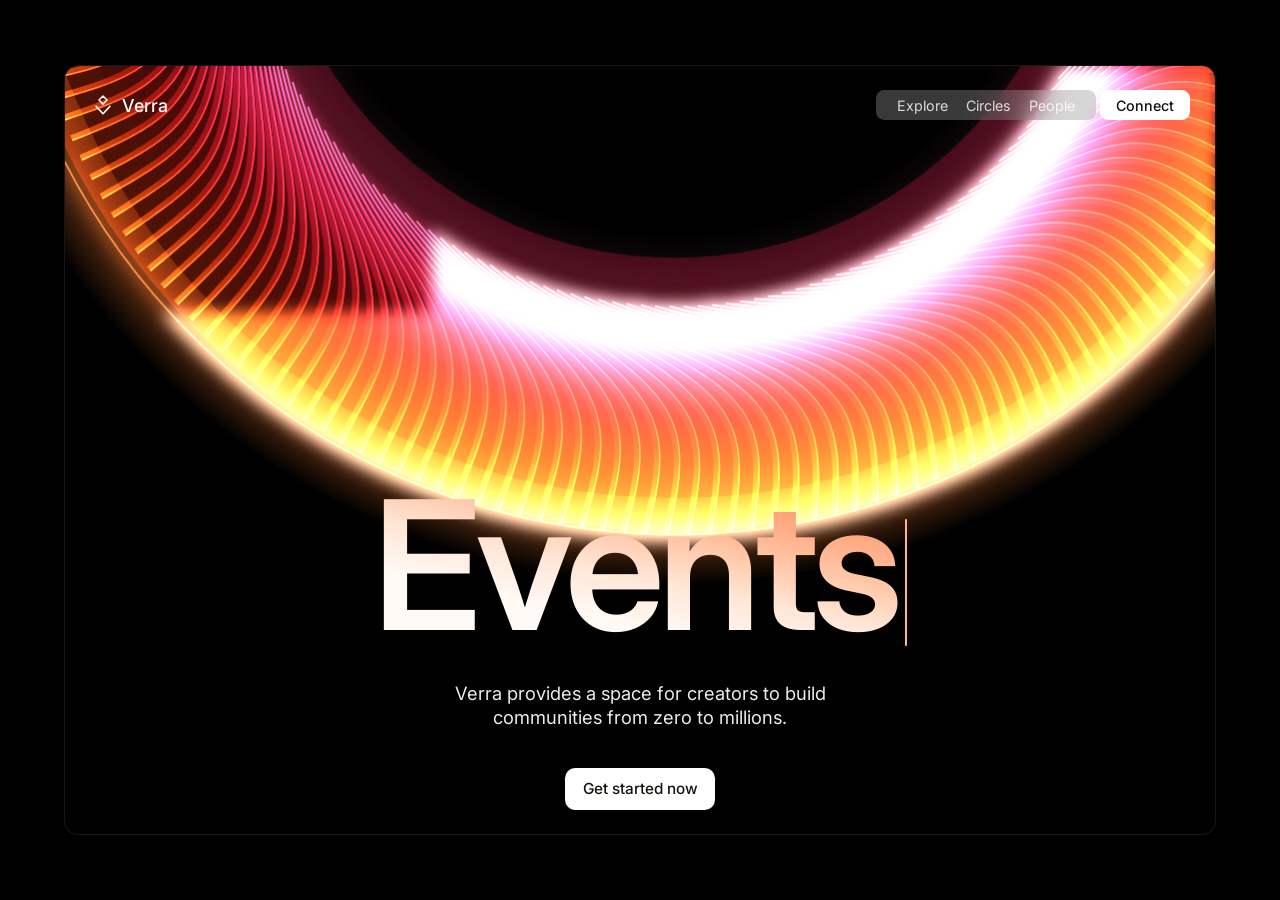
<file: verra-events-hero.html>
<!DOCTYPE html>
<html lang="en">
<head>
<meta charset="UTF-8">
<meta name="viewport" content="width=device-width, initial-scale=1.0">
<title>Verra — Events. Circles. Creators.</title>
<link rel="preconnect" href="https://fonts.googleapis.com">
<link rel="preconnect" href="https://fonts.gstatic.com" crossorigin>
<link href="https://fonts.googleapis.com/css2?family=Inter:wght@400..600&display=swap" rel="stylesheet">
<style>
  :root { --u: 1px; }

  * { box-sizing: border-box; }

  html, body {
    height: 100%;
    margin: 0;
    background: #000;
    overflow: hidden;
    font-family: Inter, "Inter var", ui-sans-serif, system-ui, -apple-system, "Segoe UI", sans-serif;
    font-optical-sizing: auto;
  }

  /* ---------------------------------------------------- the frame --- */
  .frame {
    position: fixed;
    inset: 7.2vh 5vw;
    border-radius: calc(14 * var(--u));
    border: 1px solid rgba(255, 255, 255, 0.09);
    background: #000;
    overflow: hidden;
    --u: 1px;
  }

  canvas.ring-canvas {
    position: absolute;
    inset: 0;
    width: 100%;
    height: 100%;
  }

  /* --------------------------------------------------------- nav --- */
  .nav {
    position: absolute;
    display: flex;
    align-items: center;
    justify-content: space-between;
    top: calc(24 * var(--u));
    left: calc(26 * var(--u));
    right: calc(24 * var(--u));
    z-index: 4;
  }
  .nav .brand {
    display: flex;
    align-items: center;
    gap: calc(8 * var(--u));
    color: #fff;
  }
  .nav .brand svg { display: block; }
  .nav .brand .name {
    font-size: calc(17.5 * var(--u));
    font-weight: 500;
    letter-spacing: 0.01em;
  }
  .nav .right {
    display: flex;
    align-items: center;
    gap: calc(4 * var(--u));
  }
  .nav .pill {
    display: flex;
    align-items: center;
    gap: calc(18 * var(--u));
    height: calc(29 * var(--u));
    padding: 0 calc(20 * var(--u));
    border-radius: calc(8 * var(--u));
    background: rgba(150, 150, 150, 0.38);
    -webkit-backdrop-filter: blur(14px);
    backdrop-filter: blur(14px);
    font-size: calc(14 * var(--u));
    color: rgba(255, 255, 255, 0.94);
  }
  .nav .pill a {
    color: inherit;
    text-decoration: none;
    opacity: 0.86;
  }
  .nav .pill a:hover { opacity: 1; }
  .nav .btn-connect {
    height: calc(29 * var(--u));
    padding: 0 calc(16 * var(--u));
    border: 0;
    border-radius: calc(8 * var(--u));
    background: #fff;
    color: #131313;
    font-family: inherit;
    font-size: calc(14 * var(--u));
    font-weight: 500;
    cursor: pointer;
    transition: transform 0.18s ease, box-shadow 0.18s ease;
  }
  .nav .btn-connect:hover {
    transform: translateY(-1px);
    box-shadow: 0 6px 18px rgba(255, 255, 255, 0.18);
  }

  /* ------------------------------------------------- headline group --- */
  .headline-group {
    position: absolute;
    left: 0;
    right: 0;
    top: calc(400 * var(--u)); /* word cap top lands ≈ 447u */
    text-align: center;
    z-index: 3;
    pointer-events: none;
  }
  .headline-group > * { pointer-events: auto; }

  .headword-wrap {
    display: inline-flex;
    align-items: flex-end;
    justify-content: center;
    vertical-align: top;
  }
  .headword {
    font-size: calc(176 * var(--u));
    font-weight: 600;
    line-height: 1;
    letter-spacing: -0.03em;
    background: linear-gradient(12deg, #fffaf6 28%, #ffe6d6 46%, #ffbc98 66%, #ff8f62 88%, #ff7a4c);
    -webkit-background-clip: text;
    background-clip: text;
    color: transparent;
    white-space: pre;
  }
  .caret {
    width: calc(1.6 * var(--u));
    height: calc(124 * var(--u));
    margin-left: calc(7 * var(--u));
    margin-bottom: calc(8 * var(--u));
    background: #ffb48c;
    border-radius: calc(0.8 * var(--u));
  }
  .caret.blink { animation: caretBlink 1.1s steps(1) infinite; }
  @keyframes caretBlink {
    0%, 100% { opacity: 1; }
    50% { opacity: 0.15; }
  }

  .subline {
    margin-top: calc(26 * var(--u));
    font-size: calc(18 * var(--u));
    line-height: calc(24 * var(--u));
    color: rgba(255, 255, 255, 0.92);
  }

  .btn-cta {
    margin-top: calc(19 * var(--u));
    height: calc(41 * var(--u));
    padding: 0 calc(17 * var(--u));
    border: 0;
    border-radius: calc(10 * var(--u));
    background: #fff;
    color: #17130f;
    font-family: inherit;
    font-size: calc(15 * var(--u));
    font-weight: 500;
    cursor: pointer;
    transition: transform 0.18s ease, box-shadow 0.18s ease;
  }
  .btn-cta:hover {
    transform: translateY(-2px);
    box-shadow: 0 12px 34px rgba(255, 132, 64, 0.36);
  }

  /* ------------------------------------------------------- phones --- */
  @media (max-width: 767px) {
    .frame { inset: 10px; }
    .nav .pill { display: none; }
    .headword {
      font-size: min(calc(176 * var(--u)), 22vw);
    }
    .subline {
      font-size: 15px;
      line-height: 21px;
    }
    .headline-group {
      top: auto;
      bottom: 6vh;
      transform: none;
    }
  }
</style>
</head>
<body>

<div class="frame" id="frame">
  <canvas class="ring-canvas" id="ringCanvas"></canvas>

  <nav class="nav">
    <div class="brand">
      <svg width="22" height="22" viewBox="0 0 24 24" fill="none" aria-hidden="true">
        <!-- outlined diamond over an open V -->
        <path d="M12 2.2 16.4 6.6 12 11 7.6 6.6Z" stroke="rgba(255,255,255,.95)" stroke-width="1.7" stroke-linejoin="round"/>
        <path d="M4.5 13.5 12 21.5 19.5 13.5" stroke="#fff" stroke-width="1.7" stroke-linecap="round" stroke-linejoin="round"/>
      </svg>
      <span class="name">Verra</span>
    </div>
    <div class="right">
      <div class="pill">
        <a href="#">Explore</a>
        <a href="#">Circles</a>
        <a href="#">People</a>
      </div>
      <button class="btn-connect" type="button">Connect</button>
    </div>
  </nav>

  <div class="headline-group">
    <div class="headword-wrap">
      <span class="headword" id="headword">Events</span>
      <span class="caret" id="caret"></span>
    </div>
    <p class="subline">
      Verra provides a space for creators to build<br>
      communities from zero to millions.
    </p>
    <div>
      <button class="btn-cta" type="button">Get started now</button>
    </div>
  </div>
</div>

<script>
(() => {
  'use strict';

  // Layer gates for visual debugging: ?layer=ambient|bodies|edges|halos|bloom|all
  // Default 'all' renders everything; a single name renders only that pass
  // so each layer can be inspected in isolation.
  const layer = new URLSearchParams(location.search).get('layer') || 'all';
  const show = (name) => layer === 'all' || layer === name;

  const frame = document.getElementById('frame');
  const canvas = document.getElementById('ringCanvas');
  const ctx = canvas.getContext('2d');
  const reducedMotion = window.matchMedia('(prefers-reduced-motion: reduce)').matches;

  /* ------------------------------------------------------------------
     Clock. Plain mode reads performance.now(). With ?rec=1 in the URL,
     time comes from a paused Web Animation on a hidden 1px element
     (a 100 s linear translateX), which a frame-by-frame recorder can
     seek to get exact matching frames.
  ------------------------------------------------------------------ */
  let clock = () => performance.now() / 1000;
  if (new URLSearchParams(location.search).has('rec')) {
    const probe = document.createElement('div');
    probe.setAttribute('aria-hidden', 'true');
    probe.style.cssText = 'position:fixed;left:0;top:0;width:1px;height:1px;opacity:0;pointer-events:none;';
    document.body.appendChild(probe);
    const anim = probe.animate(
      [{ transform: 'translateX(0px)' }, { transform: 'translateX(100000px)' }],
      { duration: 100000, easing: 'linear' }
    );
    anim.pause();
    clock = () => (anim.currentTime || 0) / 1000;
  }

  /* ---------------------------------------------------- typography --- */
  const WORDS = ['Events', 'Circles', 'Creators'];
  const HOLD_S = 2.6, DELETE_MS = 70, EMPTY_PAUSE_S = 0.25, TYPE_MS = 100, NEXT_PAUSE_S = 0.15;
  const wordPhase = (wordLen, i) =>
    HOLD_S + (wordLen * DELETE_MS) / 1000 + EMPTY_PAUSE_S +
    (wordLen * TYPE_MS) / 1000 + NEXT_PAUSE_S;

  function typewriterAt(t) {
    // Pure function of time: which slice of the loop, and what text.
    let acc = 0;
    for (let i = 0; i < WORDS.length; i++) {
      const w = WORDS[i];
      const inWord = wordPhase(w.length, i);
      const phaseStart = acc;

      if (t < acc + HOLD_S) {
        return { text: w, blinking: true };
      }
      acc += HOLD_S;

      const deletions = Math.min(w.length, Math.floor(((t - acc) * 1000) / DELETE_MS));
      if (t < acc + (w.length * DELETE_MS) / 1000) {
        return { text: w.slice(0, w.length - deletions), blinking: false };
      }
      acc += (w.length * DELETE_MS) / 1000;

      if (t < acc + EMPTY_PAUSE_S) {
        return { text: '', blinking: false };
      }
      acc += EMPTY_PAUSE_S;

      const nxt = WORDS[(i + 1) % WORDS.length];
      const typed = Math.min(nxt.length, Math.floor(((t - acc) * 1000) / TYPE_MS));
      if (t < acc + (nxt.length * TYPE_MS) / 1000) {
        return { text: nxt.slice(0, typed), blinking: false };
      }
      acc += (nxt.length * TYPE_MS) / 1000;

      if (t < acc + NEXT_PAUSE_S) {
        return { text: nxt, blinking: false };
      }
      acc += NEXT_PAUSE_S;
      void phaseStart; void inWord;
    }
    // loop total t is kept large by callers; fall back
    return { text: WORDS[0], blinking: true };
  }

  const headwordEl = document.getElementById('headword');
  const caretEl = document.getElementById('caret');
  let shownText = null;
  let shownBlink = null;
  function updateTypewriter(t) {
    const { text, blinking } = typewriterAt(t);
    if (text !== shownText) {
      shownText = text;
      headwordEl.textContent = text;
    }
    if (blinking !== shownBlink) {
      shownBlink = blinking;
      caretEl.classList.toggle('blink', blinking);
    }
  }

  /* ------------------------------------------------------- pointer --- */
  const pointer = { tx: 0, ty: 0, x: 0, y: 0, vs: 0 }; // target + eased values
  window.addEventListener('pointermove', (e) => {
    const r = frame.getBoundingClientRect();
    const nx = ((e.clientX - (r.left + r.width / 2)) / (r.width / 2));
    const ny = ((e.clientY - (r.top + r.height / 2)) / (r.height / 2));
    pointer.tx = Math.max(-1, Math.min(1, nx));
    pointer.ty = Math.max(-1, Math.min(1, ny));
  }, { passive: true });

  /* -------------------------------------------------- ring geometry --- */
  const STRANDS = 196;
  const SAMPLES = 41;      // points from inner rim to outer rim
  const RI_U = 435, RO_U = 652;
  // Strand draw order: angular, starting at the top of the ring (off-screen).
  const drawOrder = [];
  for (let i = 0; i < STRANDS; i++) drawOrder.push(i);

  let W = 0, H = 0, dpr = 1, uPx = 1, K = 1; // K: device px per u
  let frameLeft = 0, frameTop = 0;

  function resize() {
    const rect = frame.getBoundingClientRect();
    const phone = window.innerWidth < 768;
    const u = phone ? rect.width / 600 : Math.min(rect.width / 1052, rect.height / 754);
    frame.style.setProperty('--u', u + 'px');
    uPx = u;
    dpr = Math.min(2, window.devicePixelRatio || 1);
    W = rect.width; H = rect.height;
    canvas.width = Math.max(1, Math.round(W * dpr));
    canvas.height = Math.max(1, Math.round(H * dpr));
    K = uPx * dpr;
  }
  resize();
  window.addEventListener('resize', () => { resize(); if (reducedMotion) drawFrame(clock()); });

  const smoothstep = (x) => { const t = Math.max(0, Math.min(1, x)); return t * t * (3 - 2 * t); };

  // Half-width of a ribbon at radial parameter q (0 at inner rim .. 1 at outer rim)
  const halfWidthU = (q) => (0.15 + 3.3 * smoothstep(q / 0.28) * (1 - 0.25 * q));

  function buildFrame(t) {
    // Returns per-strand sample arrays in *u-space* (centre + halfwidth).
    const spin = 0.06 * t;
    const kCurl = 0.42 * (1 + 0.12 * Math.sin(0.55 * t));
    const str = [];
    for (let i = 0; i < STRANDS; i++) {
      const a0 = (2 * Math.PI * i) / STRANDS + spin;
      const wob = Math.sin(3 * a0 + 0.4 * t);
      const pts = new Float64Array(SAMPLES * 2);
      for (let j = 0; j < SAMPLES; j++) {
        const q = j / (SAMPLES - 1);
        const theta = a0 + kCurl * Math.pow(1 - q, 4.2) + 0.05 * kCurl * q * q +
                      0.02 * Math.sin(Math.PI * q) * wob;
        const r = RI_U + (RO_U - RI_U) * q;
        pts[j * 2] = r * Math.cos(theta);
        pts[j * 2 + 1] = r * Math.sin(theta); // vertical scale applied at draw time
      }
      str.push(pts);
    }
    // order strands by screen angle starting at top (theta = -PI/2)
    const a0 = (i) => (2 * Math.PI * i) / STRANDS + spin;
    drawOrder.sort((ia, ib) => {
      const ka = (a0(ia) + Math.PI / 2) % (2 * Math.PI);
      const kb = (a0(ib) + Math.PI / 2) % (2 * Math.PI);
      return ka - kb;
    });
    return { t, spin, kCurl, str };
  }

  function ribbonPolys(pts, cx, cy, vscale) {
    // Build the two offset outlines of the ribbon in *device px*.
    const left = new Float64Array(SAMPLES * 2);
    const right = new Float64Array(SAMPLES * 2);
    const X = (i) => cx + pts[i * 2] * K;
    const Y = (i) => cy + pts[i * 2 + 1] * K * vscale;
    for (let j = 0; j < SAMPLES; j++) {
      const i0 = Math.max(0, j - 1), i1 = Math.min(SAMPLES - 1, j + 1);
      let tx = X(i1) - X(i0), ty = Y(i1) - Y(i0);
      const len = Math.hypot(tx, ty) || 1;
      tx /= len; ty /= len;
      const nx = -ty, ny = tx; // normal
      const q = j / (SAMPLES - 1);
      const hw = halfWidthU(q) * K;
      left[j * 2] = X(j) + nx * hw; left[j * 2 + 1] = Y(j) + ny * hw;
      right[j * 2] = X(j) - nx * hw; right[j * 2 + 1] = Y(j) - ny * hw;
    }
    return { left, right };
  }

  function traceRibbon(c, poly) {
    const { left, right } = poly;
    c.moveTo(left[0], left[1]);
    for (let j = 1; j < SAMPLES; j++) c.lineTo(left[j * 2], left[j * 2 + 1]);
    for (let j = SAMPLES - 1; j >= 0; j--) c.lineTo(right[j * 2], right[j * 2 + 1]);
    c.closePath();
  }

  function tracePolyline(c, poly) {
    c.moveTo(poly[0], poly[1]);
    for (let j = 1; j < SAMPLES; j++) c.lineTo(poly[j * 2], poly[j * 2 + 1]);
  }

  // Colours (radial: value follows radius, stops read from inner rim out)
  function bodyGradient(c, cx, cy) {
    const g = c.createRadialGradient(cx, cy, RI_U * K, cx, cy, RO_U * K);
    g.addColorStop(0.00, '#b01e50');
    g.addColorStop(0.12, '#9c1236');
    g.addColorStop(0.40, '#860c18');
    g.addColorStop(0.70, '#9c1a0a');
    g.addColorStop(0.90, '#c63c0e');
    g.addColorStop(1.00, '#e85a18');
    return g;
  }
  function edgeGradient(c, cx, cy) {
    const g = c.createRadialGradient(cx, cy, RI_U * K, cx, cy, RO_U * K);
    g.addColorStop(0.00, 'rgba(255,130,185,.85)');
    g.addColorStop(0.08, 'rgba(255,84,138,.95)');
    g.addColorStop(0.28, 'rgba(255,56,80,.95)');
    g.addColorStop(0.55, 'rgba(255,58,44,.95)');
    g.addColorStop(0.80, 'rgba(255,92,36,.98)');
    g.addColorStop(0.94, 'rgba(255,122,44,1)');
    g.addColorStop(1.00, 'rgba(255,150,70,1)');
    return g;
  }

  function drawAmbient(c, cx, cy) {
    // deep red ambient fill in the annulus, drawn beneath the ribbons
    const ann = c.createRadialGradient(cx, cy, RI_U * K * 0.92, cx, cy, RO_U * K * 1.02);
    ann.addColorStop(0.0, 'rgba(170,14,50,.35)');
    ann.addColorStop(0.45, 'rgba(120,8,14,.45)');
    ann.addColorStop(1.0, 'rgba(170,40,6,.40)');
    c.save();
    c.beginPath();
    c.arc(cx, cy, RO_U * K * 1.02, 0, Math.PI * 2);
    c.arc(cx, cy, RI_U * K * 0.92, 0, Math.PI * 2, true);
    c.fillStyle = ann;
    c.fill();
    c.restore();
  }

  function drawHalos(c, cx, cy, vscale) {
    c.save();
    c.globalCompositeOperation = 'lighter';

    // orange halo band (ro - 16u .. ro + 70u), peak 0.42
    const hs = (RO_U - 16) * K, he = (RO_U + 70) * K;
    const halo = c.createRadialGradient(cx, cy, hs, cx, cy, he);
    halo.addColorStop(0.00, 'rgba(255,120,40,0.20)');
    halo.addColorStop(0.32, 'rgba(255,110,36,0.42)');
    halo.addColorStop(1.00, 'rgba(255,140,60,0.00)');
    c.beginPath();
    c.arc(cx, cy, he, 0, Math.PI * 2);
    c.arc(cx, cy, hs, 0, Math.PI * 2, true);
    c.fillStyle = halo;
    c.fill();

    // faint pink inner halo (0.09)
    const is_ = (RI_U - 60) * K, ie = (RI_U + 26) * K;
    const ihalo = c.createRadialGradient(cx, cy, is_, cx, cy, ie);
    ihalo.addColorStop(0.0, 'rgba(255,140,190,0.00)');
    ihalo.addColorStop(0.55, 'rgba(255,140,190,0.09)');
    ihalo.addColorStop(1.0, 'rgba(255,140,190,0.00)');
    c.beginPath();
    c.arc(cx, cy, ie, 0, Math.PI * 2);
    c.arc(cx, cy, is_, 0, Math.PI * 2, true);
    c.fillStyle = ihalo;
    c.fill();
    c.restore();

    // thin orange outer-rim line (1.6u)
    c.beginPath();
    c.arc(cx, cy, RO_U * K * vscale, 0, Math.PI * 2);
    c.lineWidth = 1.6 * K;
    c.strokeStyle = 'rgba(255,138,64,0.9)';
    c.stroke();
  }

  let bloomCanvas = null;

  function drawBloom(c, polys, cx, cy, vscale) {
    if (!bloomCanvas) bloomCanvas = document.createElement('canvas');
    const S = 0.32;
    const bw = Math.max(1, Math.round(canvas.width * S));
    const bh = Math.max(1, Math.round(canvas.height * S));
    if (bloomCanvas.width !== bw || bloomCanvas.height !== bh) {
      bloomCanvas.width = bw; bloomCanvas.height = bh;
    }
    const b = bloomCanvas.getContext('2d');
    b.clearRect(0, 0, bw, bh);
    b.setTransform(S * dpr, 0, 0, S * dpr, 0, 0);
    b.lineCap = 'round';
    b.lineJoin = 'round';

    // every edge again, 5.3u wide, alpha 0.7
    b.save();
    b.globalCompositeOperation = 'lighter';
    b.strokeStyle = edgeGradient(b, cx, cy);
    b.globalAlpha = 0.22;
    b.lineWidth = 5.3 * K;
    for (const poly of polys) {
      b.beginPath();
      tracePolyline(b, poly.right);
      b.stroke();
    }
    b.globalAlpha = 1.0;
    // 9u orange outer-rim ring
    b.beginPath();
    b.arc(cx, cy, RO_U * K * vscale, 0, Math.PI * 2);
    b.strokeStyle = 'rgba(255,150,80,0.32)';
    b.lineWidth = 9 * K;
    b.stroke();
    // 5u pink inner-rim ring
    b.beginPath();
    b.arc(cx, cy, RI_U * K * vscale, 0, Math.PI * 2);
    b.strokeStyle = 'rgba(255,140,190,0.28)';
    b.lineWidth = 5 * K;
    b.stroke();
    b.restore();

    // composite onto main canvas, lighter, 8u blur
    c.save();
    c.setTransform(1, 0, 0, 1, 0, 0);
    c.globalCompositeOperation = 'lighter';
    c.filter = 'blur(' + (8 * K).toFixed(1) + 'px)';
    c.drawImage(bloomCanvas, 0, 0, canvas.width, canvas.height);
    c.restore();
    c.setTransform(dpr, 0, 0, dpr, 0, 0);
  }

  function drawFrame(t) {
    ctx.setTransform(dpr, 0, 0, dpr, 0, 0);
    ctx.clearRect(0, 0, W, H);

    // pointer easing (lerp 0.05) — up to 14u x 10u, vscale ±3.5 %
    pointer.x += (pointer.tx - pointer.x) * 0.05;
    pointer.y += (pointer.ty - pointer.y) * 0.05;
    pointer.vs += (pointer.ty - pointer.vs) * 0.05;

    const frameW = W, frameH = H;
    const baseCx = frameW / 2 + 34 * uPx;
    const baseCy = -212 * uPx;
    const cx = baseCx + pointer.x * 14 * uPx;
    const cy = baseCy - pointer.y * 10 * uPx; // toward pointer
    const vscale = 1.03 + 0.035 * pointer.vs;

    const F = buildFrame(t);

    if (show('ambient')) drawAmbient(ctx, cx, cy);

    // Ribbons: in angular order, each body is opaque, then its leading
    // edge is stroked in lighter mode — the NEXT body covers most of that
    // edge, which is what gives the layered-fin depth without bloom-out.
    const polys = new Array(STRANDS);
    ctx.strokeStyle = edgeGradient(ctx, cx, cy);
    ctx.lineWidth = 1.45 * K;
    ctx.lineJoin = 'round';
    ctx.fillStyle = bodyGradient(ctx, cx, cy);
    for (const i of drawOrder) {
      const poly = ribbonPolys(F.str[i], cx, cy, vscale);
      polys[i] = poly;
      if (show('bodies')) {
        ctx.beginPath();
        traceRibbon(ctx, poly);
        ctx.fill();
      }
      if (show('edges')) {
        ctx.save();
        ctx.globalCompositeOperation = 'lighter';
        ctx.beginPath();
        tracePolyline(ctx, poly.right); // leading edge, offset by the half-width
        ctx.stroke();
        ctx.restore();
      }
    }

    if (show('halos')) drawHalos(ctx, cx, cy, vscale);
    if (show('bloom')) drawBloom(ctx, polys, cx, cy, vscale);
  }

  /* --------------------------------------------------- render loop --- */
  if (reducedMotion) {
    caretEl.classList.remove('blink');
    updateTypewriter(0);
    drawFrame(0);
  } else {
    const tick = () => {
      if (document.hidden) {
        // The loop pauses while the tab is hidden; rAF effectively stops here.
        requestAnimationFrame(tick);
        return;
      }
      const t = clock();
      updateTypewriter(t);
      drawFrame(t);
      requestAnimationFrame(tick);
    };
    requestAnimationFrame(tick);
  }
})();
</script>
</body>
</html>
</file>
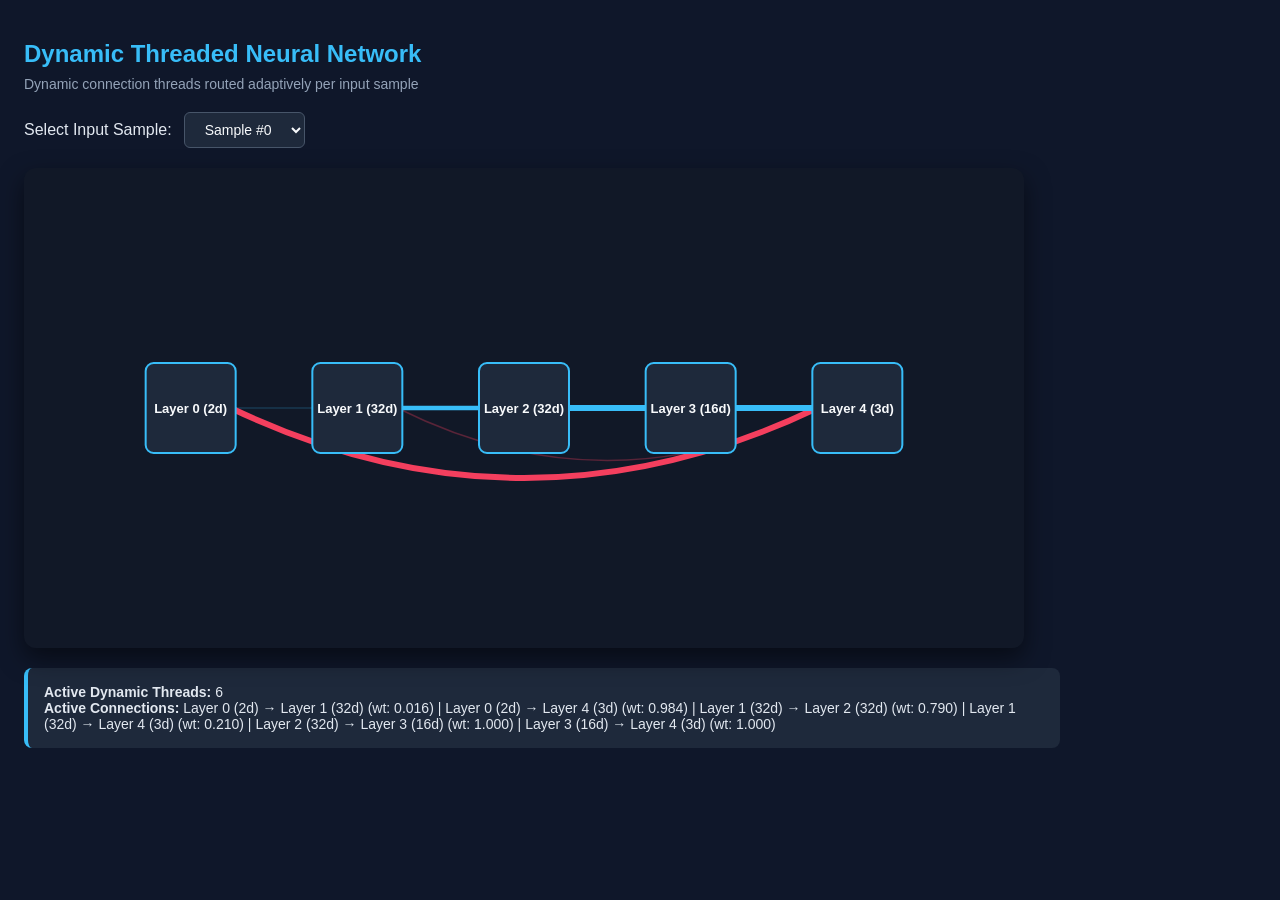
<file: dynamic_threaded_nn/dynamic_threads_visualization.html>
<!DOCTYPE html>
<html lang="en">
<head>
<meta charset="UTF-8">
<title>Dynamic Threaded Neural Network Visualization</title>
<style>
  body {
    margin: 0;
    padding: 24px;
    background: #0f172a;
    color: #e2e8f0;
    font-family: -apple-system, BlinkMacSystemFont, "Segoe UI", Roboto, sans-serif;
  }
  h1 {
    color: #38bdf8;
    margin-bottom: 8px;
    font-size: 24px;
  }
  .subtitle {
    color: #94a3b8;
    margin-bottom: 20px;
    font-size: 14px;
  }
  .controls {
    margin-bottom: 20px;
    display: flex;
    gap: 12px;
    align-items: center;
  }
  select, button {
    background: #1e293b;
    color: #f8fafc;
    border: 1px solid #475569;
    padding: 8px 16px;
    border-radius: 6px;
    cursor: pointer;
    font-size: 14px;
  }
  svg {
    background: #111827;
    border-radius: 12px;
    box-shadow: 0 10px 25px rgba(0, 0, 0, 0.5);
    width: 100%;
    max-width: 1000px;
    height: 480px;
  }
  .layer-box {
    fill: #1e293b;
    stroke: #38bdf8;
    stroke-width: 2;
    rx: 8;
  }
  .layer-title {
    fill: #f8fafc;
    font-size: 13px;
    font-weight: 600;
    text-anchor: middle;
  }
  .thread-path {
    fill: none;
    transition: all 0.4s ease;
  }
  .stats {
    margin-top: 16px;
    background: #1e293b;
    padding: 16px;
    border-radius: 8px;
    max-width: 1000px;
    font-size: 14px;
    border-left: 4px solid #38bdf8;
  }
</style>
</head>
<body>
  <h1>Dynamic Threaded Neural Network</h1>
  <div class="subtitle">Dynamic connection threads routed adaptively per input sample</div>
  
  <div class="controls">
    <label for="sampleSelect">Select Input Sample:</label>
    <select id="sampleSelect" onchange="renderSample(this.value)">
      <option value="0">Sample #0</option><option value="1">Sample #1</option><option value="2">Sample #2</option><option value="3">Sample #3</option><option value="4">Sample #4</option>
    </select>
  </div>

  <svg id="networkSvg" viewBox="0 0 1000 480"></svg>
  
  <div id="statsBox" class="stats"></div>

  <script>
    const layerNames = ['Layer 0 (2d)', 'Layer 1 (32d)', 'Layer 2 (32d)', 'Layer 3 (16d)', 'Layer 4 (3d)'];
    const numLayers = 5;
    const samples = [{'sample_index': 0, 'weights': [[0.0, 0.015791013836860657, 0.0, 0.0, 0.9842090010643005], [0.0, 0.0, 0.7898357510566711, 0.0, 0.21016424894332886], [0.0, 0.0, 0.0, 0.9999951124191284, 4.932349384034751e-06], [0.0, 0.0, 0.0, 0.0, 1.0], [0.0, 0.0, 0.0, 0.0, 0.0]], 'mask': [[0.0, 1.0, 0.0, 0.0, 1.0], [0.0, 0.0, 1.0, 0.0, 1.0], [0.0, 0.0, 0.0, 1.0, 1.0], [0.0, 0.0, 0.0, 0.0, 1.0], [0.0, 0.0, 0.0, 0.0, 0.0]]}, {'sample_index': 1, 'weights': [[0.0, 0.15359771251678467, 0.0, 0.0, 0.8464023470878601], [0.0, 0.0, 0.6728329062461853, 0.0, 0.3271670937538147], [0.0, 0.0, 0.0, 0.6070629954338074, 0.39293694496154785], [0.0, 0.0, 0.0, 0.0, 1.0], [0.0, 0.0, 0.0, 0.0, 0.0]], 'mask': [[0.0, 1.0, 0.0, 0.0, 1.0], [0.0, 0.0, 1.0, 0.0, 1.0], [0.0, 0.0, 0.0, 1.0, 1.0], [0.0, 0.0, 0.0, 0.0, 1.0], [0.0, 0.0, 0.0, 0.0, 0.0]]}, {'sample_index': 2, 'weights': [[0.0, 0.8450478911399841, 0.15495213866233826, 0.0, 0.0], [0.0, 0.0, 0.05208173021674156, 0.0, 0.9479182362556458], [0.0, 0.0, 0.0, 0.06886439025402069, 0.9311355948448181], [0.0, 0.0, 0.0, 0.0, 1.0], [0.0, 0.0, 0.0, 0.0, 0.0]], 'mask': [[0.0, 1.0, 1.0, 0.0, 0.0], [0.0, 0.0, 1.0, 0.0, 1.0], [0.0, 0.0, 0.0, 1.0, 1.0], [0.0, 0.0, 0.0, 0.0, 1.0], [0.0, 0.0, 0.0, 0.0, 0.0]]}, {'sample_index': 3, 'weights': [[0.0, 0.7754130363464355, 0.0, 0.0, 0.22458696365356445], [0.0, 0.0, 0.6426698565483093, 0.0, 0.3573301434516907], [0.0, 0.0, 0.0, 0.4324587285518646, 0.5675413012504578], [0.0, 0.0, 0.0, 0.0, 1.0], [0.0, 0.0, 0.0, 0.0, 0.0]], 'mask': [[0.0, 1.0, 0.0, 0.0, 1.0], [0.0, 0.0, 1.0, 0.0, 1.0], [0.0, 0.0, 0.0, 1.0, 1.0], [0.0, 0.0, 0.0, 0.0, 1.0], [0.0, 0.0, 0.0, 0.0, 0.0]]}, {'sample_index': 4, 'weights': [[0.0, 0.8372468948364258, 0.0, 0.0, 0.16275310516357422], [0.0, 0.0, 0.7053040266036987, 0.0, 0.2946959435939789], [0.0, 0.0, 0.0, 0.3041342794895172, 0.6958656907081604], [0.0, 0.0, 0.0, 0.0, 1.0], [0.0, 0.0, 0.0, 0.0, 0.0]], 'mask': [[0.0, 1.0, 0.0, 0.0, 1.0], [0.0, 0.0, 1.0, 0.0, 1.0], [0.0, 0.0, 0.0, 1.0, 1.0], [0.0, 0.0, 0.0, 0.0, 1.0], [0.0, 0.0, 0.0, 0.0, 0.0]]}];
    const svg = document.getElementById('networkSvg');
    const statsBox = document.getElementById('statsBox');

    function renderSample(sampleIdx) {
      const data = samples[sampleIdx];
      const weights = data.weights;
      const mask = data.mask;
      
      svg.innerHTML = '';
      
      const width = 1000;
      const height = 480;
      const layerSpacing = width / (numLayers + 1);
      
      // Node positions
      const layerPositions = [];
      for (let i = 0; i < numLayers; i++) {
        const x = (i + 1) * layerSpacing;
        const y = height / 2;
        layerPositions.push({ x, y });
      }
      
      // Draw dynamic threads (bezier curves)
      let activeThreadCount = 0;
      let threadSummaries = [];

      for (let i = 0; i < numLayers; i++) {
        for (let j = i + 1; j < numLayers; j++) {
          const weight = weights[i][j];
          const isMasked = mask[i][j] > 0;
          
          if (weight > 0.01) {
            activeThreadCount++;
            const p1 = layerPositions[i];
            const p2 = layerPositions[j];
            const dx = (p2.x - p1.x) / 2;
            const dy = (j - i > 1) ? ((j % 2 === 0 ? 1 : -1) * (j - i) * 35) : 0;
            const cy = height / 2 + dy;
            
            const pathData = `M ${p1.x + 40} ${p1.y} Q ${p1.x + dx} ${cy} ${p2.x - 40} ${p2.y}`;
            
            const path = document.createElementNS('http://www.w3.org/2000/svg', 'path');
            path.setAttribute('d', pathData);
            path.setAttribute('class', 'thread-path');
            
            // Dynamic color and glow based on weight
            const alpha = Math.min(1.0, Math.max(0.2, weight * 1.5));
            const strokeWidth = Math.max(1.5, weight * 6);
            const color = (j - i > 1) ? `rgba(244, 63, 94, ${alpha})` : `rgba(56, 189, 248, ${alpha})`;
            
            path.setAttribute('stroke', color);
            path.setAttribute('stroke-width', strokeWidth);
            
            if (isMasked) {
              path.setAttribute('stroke-dasharray', 'none');
            } else {
              path.setAttribute('stroke-dasharray', '4 4');
            }
            
            svg.appendChild(path);
            threadSummaries.push(`${layerNames[i]} &rarr; ${layerNames[j]} (wt: ${weight.toFixed(3)})`);
          }
        }
      }
      
      // Draw layer nodes
      for (let i = 0; i < numLayers; i++) {
        const pos = layerPositions[i];
        
        const g = document.createElementNS('http://www.w3.org/2000/svg', 'g');
        const rect = document.createElementNS('http://www.w3.org/2000/svg', 'rect');
        rect.setAttribute('x', pos.x - 45);
        rect.setAttribute('y', pos.y - 45);
        rect.setAttribute('width', 90);
        rect.setAttribute('height', 90);
        rect.setAttribute('class', 'layer-box');
        
        const text = document.createElementNS('http://www.w3.org/2000/svg', 'text');
        text.setAttribute('x', pos.x);
        text.setAttribute('y', pos.y + 5);
        text.setAttribute('class', 'layer-title');
        text.textContent = layerNames[i];
        
        g.appendChild(rect);
        g.appendChild(text);
        svg.appendChild(g);
      }

      statsBox.innerHTML = `<strong>Active Dynamic Threads:</strong> ${activeThreadCount}<br>` +
                           `<strong>Active Connections:</strong> ${threadSummaries.join(' | ')}`;
    }

    // Initial render
    renderSample(0);
  </script>
</body>
</html>
</file>
